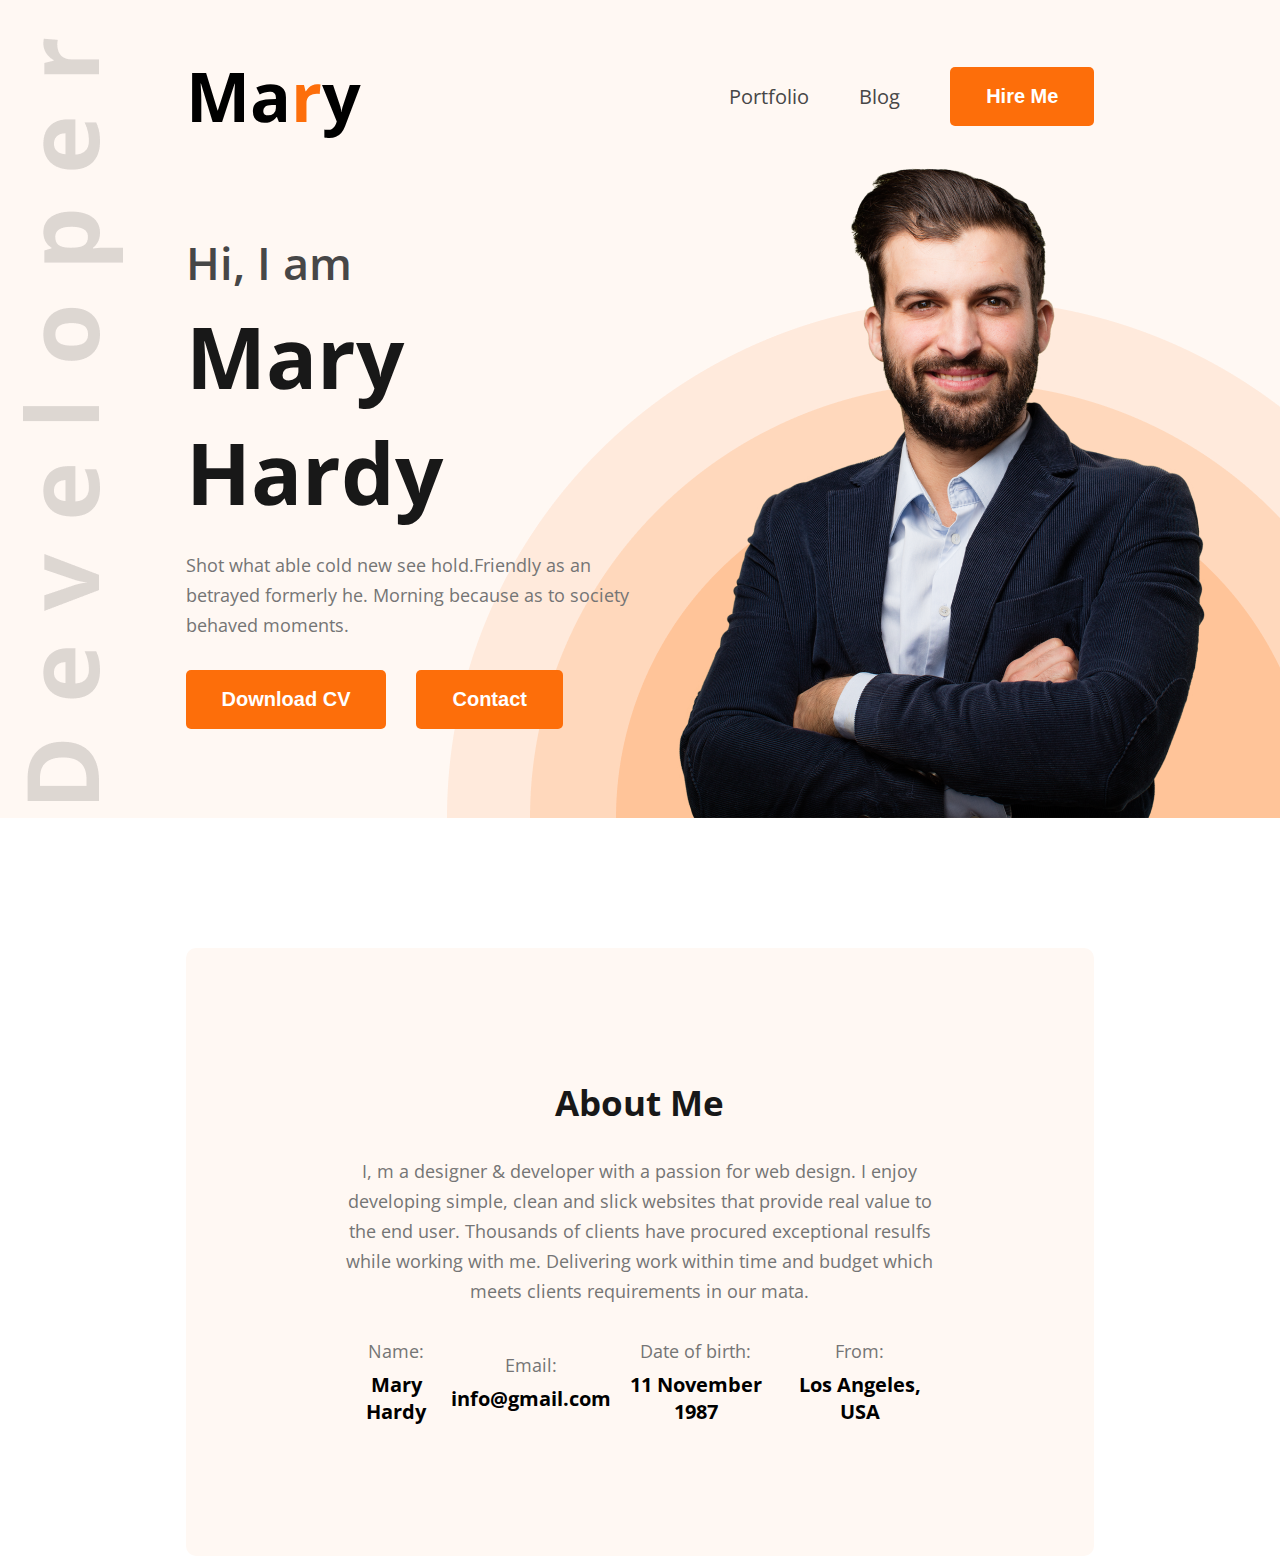
<file: index.html>
<!DOCTYPE html>
<html lang="en">
<head>
  <meta charset="UTF-8">
  <meta name="viewport" content="width=device-width, initial-scale=1.0">
<link rel="preconnect" href="https://fonts.googleapis.com">
<link rel="preconnect" href="https://fonts.gstatic.com" crossorigin>
<link href="https://fonts.googleapis.com/css2?family=Open+Sans:ital,wght@0,300..800;1,300..800&display=swap"
  rel="stylesheet">
    <link rel="stylesheet" href="style/style.css">
  <title>Shamim Patwary Portfolio</title>
</head>
<body class="font-open-sans">

  <!--Header Section-->
  <header>
  <!--Nav Section-->
    <nav>
<!--this is logo-->
      <div class="logo">
        <h2>Ma<span class="logo_color">r</span>y</h2>
      </div> 

      <!--Website Menu Section-->
        <ul class="menu">
          <li><a href="">Portfolio</a></li>
          <li><a href="">Blog</a></li>
          <li><button class="btn">Hire Me</button></li>
        </ul> 

    </nav>

<!--Banner Section-->
    <section id="banner">
      <div class="banner-content">
      <h2>Hi, I am</h2>
      <h1>Mary Hardy</h1>
      <p>Shot what able cold new see hold.Friendly as an betrayed formerly he. Morning because as to society behaved moments.</p>
      <div class="banner-btn">
        <button class="btn">Download CV</button>
        <button class="btn">Contact</button>
      </div>
      </div>
        <div class="banner-image">
        <img src="images/hardy.png" alt="hardy-img">
        </div>
    </section>



  </header>

  <!--About Section-->
  <section id="about">
    <div class="about-container">
      <div class="section-heading">
        <h2>About Me</h2>
        <p>I, m a designer & developer with a passion for web design. I enjoy developing simple, clean and slick websites that
        provide real value to the end user. Thousands of clients have procured exceptional resulfs while working with me.
        Delivering work within time and budget which meets clients requirements in our mata.</p>
        <div class="about-info">
          <div class="info-card">
            <p>Name:</p>
            <h4>Mary Hardy</h4>
          </div>
          <div class="info-card">
            <p>Email:</p>
            <h4>info@gmail.com </h4>
          </div>
          <div class="info-card">
            <p>Date of birth:</p>
            <h4>11 November 1987</h4>
          </div>
          <div class="info-card">
            <p>From:</p>
            <h4>Los Angeles, USA </h4>
          </div>
        </div>
      </div>

    </div>
  </section>

</body>
</html>
</file>
<file: style/style.css>
* {
  margin: 0;
  padding: 0;
  box-sizing: border-box;
}
body {
  font-family: "Open Sans", sans-serif;
  font-optical-sizing: auto; 
}
/* btn-design */
.btn{
  background-color: #FD6E0A;
  color: #fff;
  border: none;
  padding: 18px 36px;
  border-radius: 5px;
  font-size: 20px;
  font-weight: bold;
  cursor: pointer;
}
/* header-design */
header {
  background-color: #FFF8F3; 
  padding-top: 50px;
  background-image: url(/images/developer.png), url(/images/header_bg.png);
  background-repeat: no-repeat;
  background-position: 23px 38px, bottom right;
}
/* nav-design */
nav {
  max-width: 71%; 
  margin: 0 auto;
  display: flex;
  justify-content: space-between;
}
.logo_color {
  color: #FD6E0A;
}
nav .logo {
  font-size: 45px;
  font-weight: 900;
}
nav .menu {
  display: flex;
  gap: 50px;
  align-items: center;
}
nav .menu li {
  list-style: none;
}
nav .menu li a {
  text-decoration: none;
  color: #474747;
  font-size: 20px;
}

/* banner-design */
#banner { 
  max-width: 71%;
  margin: 0 auto       ;
  /* margin: 50px 80px 0 280px; */
  display: flex;
  justify-content: space-between;
  align-items: center;

}
#banner .banner-content {
  max-width: 585px;
}
#banner .banner-content h2{
 font-size: 45px;
 font-weight: 600;
 color: #474747;
 margin-bottom: 5px;
}
#banner .banner-content h1 {
  font-size: 85px;
  font-weight: bold ;
  color: #181818 ;
  margin-bottom: 20px;
}
#banner .banner-content p {
  font-size: 18px;
  line-height: 30px;
  color: #757575;
  margin-bottom: 30px;
}
#banner .banner-btn {
  display: flex;
  gap: 30px;
}
#banner .banner-image img {
  max-width: 585px;
  vertical-align: middle;
  margin-right: -120px;
}

/* about section */

#about {
  padding-top: 130px;
}
#about .about-container {
width: 71%;
margin: 0 auto;
text-align: center;
background-color: #FFF8F3;
padding: 131px 156px;
border-radius: 10px;
}
.section-heading {
  max-width: 827px;
  margin: 0 auto;
}
#about .section-heading h2 {
  font-size: 35px;
  font-weight: bold;
  color: #181818;
  margin-bottom: 30px;
}
#about .section-heading p {
  font-size: 18px;
  line-height: 30px;
  color: #757575;
  margin-bottom: 30px;
}
#about .section-heading .about-info { 
  display: flex;
  align-items: center;
  justify-content: space-around;
  align-items: center;
}
.about-info .info-card p {
    font-size: 20px;
  line-height: 30px;
  color: #757575; 
}
.about-info .info-card h4 {
   margin-top: -25px;
   font-size: 20px;
}

/* skills-section */

#skills, #resume {
  padding-top: 130px;
  text-align: center;

}
#skills .skills-container {
  width: 71%;
  max-width: 1140px;
  margin: 0 auto;
}
.section-heading h2 {
  font-size: 35px;
  font-weight: bold;
  margin-bottom: 30px;
}
.skills-container p {
  max-width: 827px; 
  margin: 0 auto;
  font-size: 18px;
  line-height: 30px;
  color: #757575;
  margin-bottom: 50px;

}
#skills .skills-box {
  display: flex;
  justify-content: space-between;
  text-align: left;
  gap: 24px;
}
#skills .skills-card {
  background-color: #fff; 
  box-shadow: 0 6px 50px 0 #00000010;
  padding: 30px;
  border-radius: 5px;
  width: 267px;
}
#skills .skills-card img {
  max-width: 44px;
  max-height: 44px; 
  margin-bottom: 30px;
}
#skills .skills-card h3 {
  font-size: 18px;
  font-weight: bold;
  margin-bottom: 20px;
}
#skills .skills-card p, .card-text {
  font-size: 16px; 
  line-height: 28px;
  color: #757575;
}

 

 #resume {
  width: 71%;
  max-width: 1140px;
  margin: 0 auto;
  gap: 24px;
 }
 #resume .resume-container {
  display: flex;
  text-align: left;
  gap: 24px;
  margin: 113px auto 0;
 }
 .resume-container .section-title { 
  font-size: 30px;
  font-weight: bold;
  color: #474747;
  margin-bottom: 30px;
}
.resume-card .card-title {
  font-size: 25px;
  font-weight: bold;
  color: #474747;
  margin-bottom: 10px;
  margin-top: 30px;

}
.resume-card .card-info {
  font-size: 20px;
  font-weight: 600;
  color: #757575;
  margin-bottom: 20px;
}
 /* .resume-card .card-text {
  margin-bottom: 30px; 
  } */

  .resume-container hr {
    color: #D1D1D1;
    margin: 30px 0;
  }


  /* footer-section */

  footer {
    margin-top: 130px;
    background-color: #FFF8F3;
    
  }

  footer .footer-container {
    padding: 130px 0;
    width: 71%;
    max-width: 1140px;
    margin: 0 auto;
    display: flex;
    gap: 116px; 
    justify-content: space-between;
  }
  footer .social {
    max-width: 562px;
  }
  footer .social h2 , .form h2 {
    font-size: 35px;
    font-weight: bold;
    margin-bottom: 20px;
  }
    footer .social p {
      font-size: 16px;
      line-height: 28px;
      color: #474747;
      margin-bottom: 30px;
    }
    footer .icon-container img {
     width: 24px; 
     margin-right: 24px;
     }

     footer .form {
      max-width: 461px;
     }
     footer form input[type="text"], input[type="email"], textarea {
        width: 461px;
        padding: 18px 31px;
        margin-bottom: 24px;
        border: none;
        border-radius: 5px;
        color: #757575;
     }
</file>
